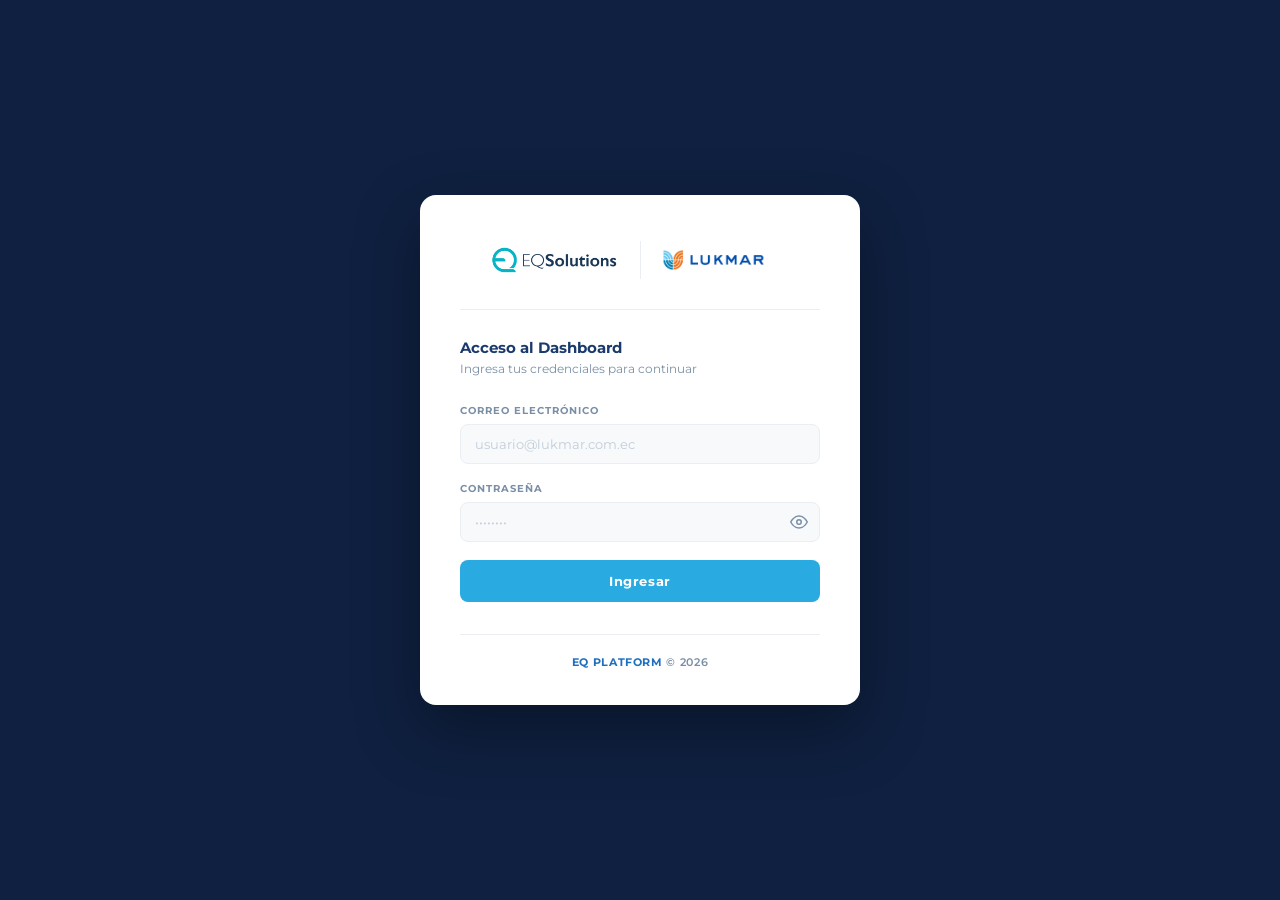
<file: index.html>
<!DOCTYPE html>
<html lang="es">
<head>
<meta charset="UTF-8">
<meta name="viewport" content="width=device-width, initial-scale=1.0">
<script src="js/version-guard.js?v=1"></script>
<link rel="icon" type="image/png" href="apple-touch-icon-lukmar.png">
<link rel="apple-touch-icon" href="apple-touch-icon-lukmar.png">
<title>Dashboard Costos Piscinas · LUKMAR S.A.</title>
<link rel="preconnect" href="https://fonts.googleapis.com">
<link href="https://fonts.googleapis.com/css2?family=Montserrat:wght@400;500;600;700&display=swap" rel="stylesheet">
<style>
  :root {
    --azul-oscuro: #1A3A6B; --azul-medio: #1E6FBF; --azul-claro: #29ABE2;
    --naranja: #F47920; --blanco: #FFFFFF; --fondo-page: #0F2040;
    --gris-1: #EAEEF3; --gris-2: #C2CDD9; --gris-3: #7A8FA6;
    --error-bg: #FEF0EC; --error-borde: #F47920; --error-texto: #8B3A0F; --r: 12px;
  }
  * { box-sizing: border-box; margin: 0; padding: 0; }
  body { font-family: 'Montserrat', sans-serif; background: var(--fondo-page); min-height: 100vh; display: flex; align-items: center; justify-content: center; padding: 1.5rem; }
  .card { background: var(--blanco); border-radius: 16px; padding: 2.75rem 2.5rem 2.25rem; width: 100%; max-width: 440px; box-shadow: 0 24px 64px rgba(0,0,0,0.35); }
  .logo-wrap { display: flex; align-items: center; justify-content: center; margin-bottom: 1.75rem; }
  .logo-cell { flex: 1 1 0; display: flex; align-items: center; min-width: 0; }
  .logo-cell-left  { justify-content: flex-end;  padding-right: 20px; }
  .logo-cell-right { justify-content: flex-start; padding-left: 20px; }
  .logo-wrap img { width: auto; display: block; }
  .logo-eq  { height: 30px; }   /* EQ es más alargado y sin margen interno */
  .logo-lkm { height: 42px; }   /* LUKMAR tiene padding interno: va más alto */
  .logo-sep { width: 1px; height: 38px; background: var(--gris-1); display: block; flex-shrink: 0; }
  .divider { border: none; border-top: 1px solid var(--gris-1); margin: 0 0 1.75rem; }
  .form-title { font-size: 15px; font-weight: 700; color: var(--azul-oscuro); margin-bottom: 4px; }
  .form-sub { font-size: 12px; color: var(--gris-3); margin-bottom: 1.75rem; }
  .campo { margin-bottom: 1.1rem; }
  .campo label { display: block; font-size: 10px; font-weight: 700; color: var(--gris-3); letter-spacing: 0.1em; text-transform: uppercase; margin-bottom: 7px; }
  .campo input { width: 100%; padding: 11px 14px; border: 1.5px solid var(--gris-1); border-radius: 8px; font-family: 'Montserrat', sans-serif; font-size: 13px; color: var(--azul-oscuro); background: #F7F9FB; transition: border-color 0.15s, background 0.15s; outline: none; }
  .campo input:focus { border-color: var(--azul-claro); background: var(--blanco); }
  .campo input::placeholder { color: var(--gris-2); }
  .pass-wrap { position: relative; }
  .pass-wrap input { padding-right: 42px; }
  .ojo-btn { position: absolute; right: 12px; top: 50%; transform: translateY(-50%); background: none; border: none; cursor: pointer; padding: 0; display: flex; align-items: center; color: var(--gris-3); }
  .ojo-btn:hover { color: var(--azul-claro); }
  .btn-login { width: 100%; padding: 13px; background: var(--azul-claro); color: white; border: none; border-radius: 8px; font-family: 'Montserrat', sans-serif; font-size: 13px; font-weight: 700; letter-spacing: 0.04em; cursor: pointer; transition: background 0.15s; margin-top: 0.5rem; display: flex; align-items: center; justify-content: center; gap: 8px; }
  .btn-login:hover { background: var(--azul-medio); }
  .btn-login:disabled { background: var(--gris-2); cursor: not-allowed; }
  .spinner { width: 15px; height: 15px; border: 2px solid rgba(255,255,255,0.4); border-top-color: white; border-radius: 50%; animation: spin 0.7s linear infinite; display: none; }
  @keyframes spin { to { transform: rotate(360deg); } }
  .msg-error { background: var(--error-bg); border-left: 3px solid var(--error-borde); color: var(--error-texto); font-size: 12px; font-weight: 500; padding: 10px 14px; border-radius: 0 8px 8px 0; margin-top: 1rem; display: none; line-height: 1.5; }
  .msg-error.visible { display: block; }
  .card-footer { margin-top: 2rem; padding-top: 1.25rem; border-top: 1px solid var(--gris-1); text-align: center; }
</style>
</head>
<body>
<div class="card">
  <div class="logo-wrap">
    <div class="logo-cell logo-cell-left">
      <img src="Logo_EQ_Horizontal.png" alt="EQSolutions" class="logo-eq">
    </div>
    <span class="logo-sep"></span>
    <div class="logo-cell logo-cell-right">
      <img src="Logo_Horizontal_Lukmar.png" alt="LUKMAR S.A." class="logo-lkm">
    </div>
  </div>
  <hr class="divider">
  <div class="form-title">Acceso al Dashboard</div>
  <div class="form-sub">Ingresa tus credenciales para continuar</div>
  <div class="campo">
    <label>Correo electrónico</label>
    <input type="email" id="email" placeholder="usuario@lukmar.com.ec" autocomplete="email">
  </div>
  <div class="campo">
    <label>Contraseña</label>
    <div class="pass-wrap">
      <input type="password" id="password" placeholder="••••••••" autocomplete="current-password">
      <button class="ojo-btn" type="button" id="ojo-btn">
        <svg id="ojo-icon" width="18" height="18" viewBox="0 0 24 24" fill="none" stroke="currentColor" stroke-width="2" stroke-linecap="round" stroke-linejoin="round">
          <path d="M1 12s4-8 11-8 11 8 11 8-4 8-11 8-11-8-11-8z"/>
          <circle cx="12" cy="12" r="3"/>
        </svg>
      </button>
    </div>
  </div>
  <button class="btn-login" id="btn-login">
    <span id="btn-texto">Ingresar</span>
    <div class="spinner" id="spinner"></div>
  </button>
  <div class="msg-error" id="msg-error">Credenciales incorrectas o sin acceso. Contacte al administrador.</div>
  <div class="card-footer">
    <div style="font-size:11px;font-weight:700;letter-spacing:0.06em;color:var(--azul-medio)">EQ PLATFORM <span style="color:var(--gris-3);font-weight:600">© 2026</span></div>
  </div>
</div>

<script src="js/vendor/supabase.min.js?v=2026.11.06.1"></script>
<script src="js/config.js?v=2026.11.06.1"></script>
<script src="js/estado-servicio.js?v=2026.11.06.1"></script>
<script>
  let _sb = null;

  function mostrarErrorLogin(error) {
    const msgErr = document.getElementById('msg-error');
    console.error('[login]', error);
    // mensajeErrorServicio (js/estado-servicio.js) traduce 402 / credenciales / red a texto claro.
    const texto = (typeof mensajeErrorServicio === 'function')
      ? mensajeErrorServicio(error)
      : (error?.message || String(error));
    msgErr.textContent = texto || 'No se pudo iniciar la aplicación.';
    msgErr.classList.add('visible');
  }

  async function obtenerCliente() {
    await window.APP_BUILD_READY;
    if (!_sb) _sb = getSupabaseClient();
    return _sb;
  }

  // Ojo contraseña
  document.getElementById('ojo-btn').addEventListener('click', function() {
    const input = document.getElementById('password');
    const icon  = document.getElementById('ojo-icon');
    if (input.type === 'password') {
      input.type = 'text';
      icon.innerHTML = '<path d="M17.94 17.94A10.07 10.07 0 0 1 12 20c-7 0-11-8-11-8a18.45 18.45 0 0 1 5.06-5.94"/><path d="M9.9 4.24A9.12 9.12 0 0 1 12 4c7 0 11 8 11 8a18.5 18.5 0 0 1-2.16 3.19"/><line x1="1" y1="1" x2="23" y2="23"/>';
    } else {
      input.type = 'password';
      icon.innerHTML = '<path d="M1 12s4-8 11-8 11 8 11 8-4 8-11 8-11-8-11-8z"/><circle cx="12" cy="12" r="3"/>';
    }
  });

  // Botón ingresar
  document.getElementById('btn-login').addEventListener('click', iniciarSesion);
  document.addEventListener('keydown', function(e) { if (e.key === 'Enter') iniciarSesion(); });

  async function iniciarSesion() {
    const email   = document.getElementById('email').value.trim();
    const password= document.getElementById('password').value;
    const btn     = document.getElementById('btn-login');
    const spinner = document.getElementById('spinner');
    const texto   = document.getElementById('btn-texto');
    const msgErr  = document.getElementById('msg-error');

    if (!email || !password) {
      msgErr.textContent = 'Ingrese correo y contraseña.';
      msgErr.classList.add('visible');
      return;
    }
    btn.disabled = true;
    spinner.style.display = 'block';
    texto.textContent = 'Verificando…';
    msgErr.classList.remove('visible');

    try {
      const sb = await obtenerCliente();
      const { data, error } = await sb.auth.signInWithPassword({ email, password });
      if (error) throw error;

      await restaurarPerfilUsuario(sb, data.user);

      navigateWithBuild('pages/dashboard.html');

    } catch (err) {
      mostrarErrorLogin(err);
      btn.disabled = false;
      spinner.style.display = 'none';
      texto.textContent = 'Ingresar';
    }
  }

  // Si ya hay sesión activa redirigir
  (async () => {
    try {
      const sb = await obtenerCliente();
      const { data, error } = await sb.auth.getSession();
      if (error) throw error;
      if (data.session) {
        await restaurarPerfilUsuario(sb, data.session.user);
        navigateWithBuild('pages/dashboard.html');
      }
    } catch (error) {
      mostrarErrorLogin(error);
    }
  })();
</script>
</body>
</html>
</file>
<file: css/main.css>
/* ============================================================
   Dashboard Costos Piscinas — LUKMAR S.A.
   CSS compartido · Sprint 2
   ============================================================ */

:root {
  --azul-oscuro: #1A3A6B;
  --azul-medio:  #1E6FBF;
  --azul-claro:  #29ABE2;
  --naranja:     #F47920;
  --blanco:      #FFFFFF;
  --fondo:       #F0F4F8;
  --gris-1:      #E8EDF3;
  --gris-2:      #C2CDD9;
  --gris-3:      #7A8FA6;
  --verde:       #27AE60;
  --verde-l:     #E8F8F2;
  --rojo:        #C0392B;
  --rojo-l:      #FDECEA;
  --amarillo:    #F39C12;
  --amarillo-l:  #FEF9EC;
  --sidebar-w:   264px;
  --topbar-h:    56px;
  /* Fondo de marca (drawer + cabecera) — teal "ocean" Lukmar
     (valores exactos de eq-platform web-ops · AdminDrawer.tsx) */
  --brand-1: #015D85;   /* tono cabecera + anclas del drawer */
  --brand-2: #017EB1;   /* tono central del drawer (más brillante) */
  --brand-grad: linear-gradient(180deg, #015D85 0%, #017EB1 50%, #015D85 100%);
  --r:           8px;
  --r-lg:        12px;
}

* { box-sizing: border-box; margin: 0; padding: 0; }

body {
  font-family: 'Montserrat', sans-serif;
  background: var(--fondo);
  color: var(--azul-oscuro);
  font-size: 13px;
}

/* ---- Layout principal ---- */
/* El sidebar es position:fixed, por eso NO usamos grid (reservaba una
   columna de 224px) además del margin-left de .main: eso generaba el
   espacio vacío entre el sidebar y el contenido. Con block + margin-left
   el contenido arranca justo después del sidebar. */
.layout {
  display: block;
  min-height: 100vh;
  max-width: 100vw;
  overflow-x: hidden;
}

/* ============================================================
   SIDEBAR
   ============================================================ */
/* Drawer: oculto por defecto, se superpone al contenido al abrir
   (no reserva espacio estático). */
.sidebar {
  background: var(--brand-grad);
  display: flex;
  flex-direction: column;
  position: fixed;
  top: 0; left: 0;
  width: var(--sidebar-w);
  height: 100vh;
  overflow: hidden;
  z-index: 120;
  transform: translateX(-100%);
  transition: transform 0.26s cubic-bezier(0.4, 0, 0.2, 1);
}
.sidebar.open {
  transform: translateX(0);
  box-shadow: 0 12px 48px rgba(8, 20, 40, 0.45);
}

/* Fondo oscurecido detrás del drawer */
.sidebar-backdrop {
  position: fixed;
  inset: 0;
  z-index: 110;
  background: rgba(4, 54, 91, 0.45);
  -webkit-backdrop-filter: blur(2px);
  backdrop-filter: blur(2px);
  opacity: 0;
  pointer-events: none;
  transition: opacity 0.26s ease;
}
.sidebar-backdrop.open { opacity: 1; pointer-events: auto; }
body.drawer-open { overflow: hidden; }

/* Botón hamburguesa (inyectado en la topbar) */
.sidebar-toggle {
  background: transparent;
  border: none;
  cursor: pointer;
  color: var(--azul-oscuro);
  width: 38px; height: 38px;
  border-radius: 9px;
  display: flex; align-items: center; justify-content: center;
  flex-shrink: 0;
  transition: background 0.15s;
}
.sidebar-toggle:hover { background: var(--gris-1); }
.sidebar-toggle svg { width: 20px; height: 20px; }

/* Cabecera del drawer: logo + botón cerrar */
.sidebar-head {
  display: flex;
  align-items: center;
  justify-content: space-between;
  gap: 8px;
  padding: 1rem 0.9rem 0.75rem 1.25rem;
  border-bottom: 1px solid rgba(255,255,255,0.08);
  flex-shrink: 0;
}
.sidebar-close {
  background: rgba(255,255,255,0.08);
  border: none;
  color: rgba(255,255,255,0.7);
  width: 30px; height: 30px;
  border-radius: 50%;
  cursor: pointer;
  display: flex; align-items: center; justify-content: center;
  flex-shrink: 0;
  transition: background 0.15s, color 0.15s;
}
.sidebar-close:hover { background: rgba(255,255,255,0.18); color: #fff; }
.sidebar-close svg { width: 16px; height: 16px; }

.sidebar-nav {
  flex: 1;
  display: flex;
  flex-direction: column;
  overflow-y: auto;
}

.sidebar-logo {
  display: flex;
  align-items: center;
  gap: 10px;
  min-width: 0;
}
.sidebar-logo img {
  height: 28px;
  width: auto;
  filter: brightness(0) invert(1);
  opacity: 0.9;
}
.sidebar-sub {
  font-size: 9px;
  color: rgba(255,255,255,0.38);
  letter-spacing: 0.05em;
  margin-top: 1px;
  line-height: 1;
}

.nav-section {
  font-size: 9px;
  font-weight: 600;
  color: rgba(255,255,255,0.28);
  letter-spacing: 0.1em;
  text-transform: uppercase;
  padding: 0.875rem 1.25rem 0.2rem;
}

.nav-item {
  display: flex;
  align-items: center;
  gap: 11px;
  margin: 1px 0.6rem;
  padding: 0.4rem 0.6rem;
  border-radius: 10px;
  font-size: 13px;
  font-weight: 500;
  color: rgba(255,255,255,0.66);
  text-decoration: none;
  transition: background 0.15s, color 0.15s;
  cursor: pointer;
}
.nav-item:hover { color: #fff; background: rgba(255,255,255,0.07); }
.nav-item.active { color: #fff; background: rgba(244,121,32,0.16); }

/* Chip redondeado detrás de cada ícono */
.nav-ico {
  width: 34px; height: 34px;
  border-radius: 9px;
  background: rgba(255,255,255,0.07);
  display: flex; align-items: center; justify-content: center;
  flex-shrink: 0;
  transition: background 0.15s;
}
.nav-item:hover .nav-ico { background: rgba(255,255,255,0.12); }
.nav-item.active .nav-ico { background: var(--naranja); }
.nav-ico svg { width: 18px; height: 18px; color: rgba(255,255,255,0.85); }
.nav-item.active .nav-ico svg { color: #fff; }
.nav-label { line-height: 1.2; }

.nav-badge {
  margin-left: auto;
  background: var(--naranja);
  color: white;
  font-size: 9px;
  font-weight: 700;
  padding: 2px 6px;
  border-radius: 99px;
}

.sidebar-footer {
  margin-top: auto;
  padding: 1rem 1.25rem;
  border-top: 1px solid rgba(255,255,255,0.08);
  flex-shrink: 0;
}
.user-chip { display: flex; align-items: center; gap: 8px; }
.user-avatar {
  width: 30px; height: 30px;
  background: var(--azul-claro);
  border-radius: 50%;
  display: flex; align-items: center; justify-content: center;
  font-size: 11px; font-weight: 700; color: white; flex-shrink: 0;
}
.user-name { font-size: 11px; color: white; font-weight: 600; white-space: nowrap; overflow: hidden; text-overflow: ellipsis; }
.user-rol  { font-size: 10px; color: rgba(255,255,255,0.38); }
.btn-salir {
  font-size: 11px; color: rgba(255,255,255,0.45);
  background: none; border: none; cursor: pointer;
  margin-top: 10px; padding: 8px 10px; width: 100%;
  display: flex; align-items: center; gap: 8px;
  border-radius: 8px;
  font-family: 'Montserrat', sans-serif;
  transition: background 0.15s, color 0.15s;
}
.btn-salir:hover { color: #fff; background: rgba(255,255,255,0.07); }
.btn-salir svg { width: 15px; height: 15px; flex-shrink: 0; }

/* ============================================================
   MAIN CONTENT
   ============================================================ */
.main {
  margin-left: 0;
  display: flex;
  flex-direction: column;
  min-height: 100vh;
  width: 100%;
  min-width: 0;
}

.topbar {
  background: var(--brand-1);
  border-bottom: 1px solid rgba(255,255,255,0.10);
  padding: 0 1.5rem;
  min-height: var(--topbar-h);
  display: flex;
  align-items: center;
  justify-content: space-between;
  position: sticky;
  top: 0;
  z-index: 40;
  width: 100%;
}
/* Grupo izquierdo de la cabecera: logo EQ + título */
.topbar-brand { display: flex; align-items: center; gap: 12px; min-width: 0; }
.topbar-logo {
  height: 34px; width: 34px; border-radius: 8px;
  display: block; flex-shrink: 0;
}
.topbar-left {}
.topbar-title { font-size: 14px; font-weight: 700; color: #fff; }
.topbar-sub   { font-size: 11px; color: rgba(255,255,255,0.72); margin-top: 1px; font-weight: 400; }
.topbar-right { display: flex; gap: 8px; align-items: center; }

/* Cabecera azul: hamburguesa y botones legibles sobre el fondo */
.topbar .sidebar-toggle { color: #fff; }
.topbar .sidebar-toggle:hover { background: rgba(255,255,255,0.14); }
.topbar .btn { background: rgba(255,255,255,0.12); color: #fff; border-color: rgba(255,255,255,0.28); }
.topbar .btn:hover { background: rgba(255,255,255,0.22); color: #fff; border-color: rgba(255,255,255,0.45); }
.topbar .btn-primary { background: var(--naranja); color: #fff; border-color: var(--naranja); }
.topbar .btn-primary:hover { background: #e06a12; border-color: #e06a12; color: #fff; }

.content { padding: 1.25rem 1.5rem; flex: 1; min-width: 0; }

/* ---- Footer de plataforma (EQ) ---- */
.app-footer {
  margin-top: auto;            /* empuja el footer al fondo de .main */
  background: var(--blanco);
  border-top: 1px solid var(--gris-1);
  padding: 0.7rem 1.5rem;
  display: flex;
  align-items: center;
  position: relative;
  min-height: 48px;
}
.app-footer img { height: 22px; width: auto; display: block; }
.app-footer .footer-center {
  position: absolute;
  left: 50%;
  transform: translateX(-50%);
  font-size: 11px;
  font-weight: 700;
  letter-spacing: 0.06em;
  color: var(--azul-medio);
  white-space: nowrap;
}
.app-footer .footer-center span { color: var(--gris-3); font-weight: 600; }

/* ============================================================
   BOTONES
   ============================================================ */
.btn {
  display: inline-flex; align-items: center; gap: 6px;
  padding: 7px 14px;
  border: 1.5px solid var(--gris-2);
  background: var(--blanco);
  color: var(--azul-oscuro);
  border-radius: var(--r);
  font-family: 'Montserrat', sans-serif;
  font-size: 11px; font-weight: 600;
  letter-spacing: 0.03em;
  cursor: pointer; transition: all 0.15s;
  text-decoration: none;
}
.btn:hover { border-color: var(--azul-claro); color: var(--azul-claro); }
.btn-primary { background: var(--azul-medio); color: white; border-color: var(--azul-medio); }
.btn-primary:hover { background: var(--azul-oscuro); border-color: var(--azul-oscuro); color: white; }
.btn-success { background: var(--verde); color: white; border-color: var(--verde); }
.btn-success:hover { opacity: 0.88; }
.btn-danger  { background: var(--rojo-l); color: var(--rojo); border-color: var(--rojo); }
.btn svg { width: 13px; height: 13px; flex-shrink: 0; }
.btn:disabled { opacity: 0.5; cursor: not-allowed; }

/* ============================================================
   KPI CARDS
   ============================================================ */
.kpi-grid { display: grid; grid-template-columns: repeat(4, minmax(0,1fr)); gap: 1rem; margin-bottom: 1.5rem; }
.kpi-grid-3 { grid-template-columns: repeat(3, minmax(0,1fr)); }

.kpi-card {
  background: var(--blanco);
  border: 1px solid var(--gris-1);
  border-radius: var(--r-lg);
  padding: 1rem 1.25rem;
  border-top: 3px solid var(--gris-1);
}
.kpi-card.c-azul   { border-top-color: var(--azul-claro); }
.kpi-card.c-naranja { border-top-color: var(--naranja); }
.kpi-card.c-verde  { border-top-color: var(--verde); }
.kpi-card.c-rojo   { border-top-color: var(--rojo); }
.kpi-card.c-amarillo { border-top-color: var(--amarillo); }

.kpi-label { font-size: 10px; font-weight: 700; color: var(--gris-3); text-transform: uppercase; letter-spacing: 0.06em; margin-bottom: 6px; }
.kpi-val   { font-size: 1.6rem; font-weight: 700; color: var(--azul-oscuro); line-height: 1; }
.kpi-sub   { font-size: 10px; color: var(--gris-3); margin-top: 5px; }

.kpi-card.c-azul    .kpi-val { color: var(--azul-claro); }
.kpi-card.c-naranja .kpi-val { color: var(--naranja); }
.kpi-card.c-verde   .kpi-val { color: var(--verde); }
.kpi-card.c-rojo    .kpi-val { color: var(--rojo); }
.kpi-card.c-amarillo .kpi-val { color: var(--amarillo); }

/* ============================================================
   TABLA
   ============================================================ */
.tabla-card {
  background: var(--blanco);
  border: 1px solid var(--gris-1);
  border-radius: var(--r-lg);
  overflow: hidden;
}
.tabla-header {
  padding: 0.875rem 1.25rem;
  border-bottom: 1px solid var(--gris-1);
  display: flex; align-items: center; justify-content: space-between;
}
.tabla-title { font-size: 13px; font-weight: 700; color: var(--azul-oscuro); }
.tabla-sub   { font-size: 11px; color: var(--gris-3); margin-top: 2px; }

table { width: 100%; border-collapse: collapse; }
thead th {
  text-align: left; font-size: 10px; font-weight: 700;
  color: var(--gris-3); letter-spacing: 0.06em; text-transform: uppercase;
  padding: 0.7rem 1rem; border-bottom: 2px solid var(--gris-1);
  background: var(--fondo); white-space: nowrap;
}
thead th.right { text-align: right; }
tbody tr { border-bottom: 1px solid var(--gris-1); transition: background 0.1s; }
tbody tr:last-child { border-bottom: none; }
tbody tr:hover { background: #F5F8FC; }
td { padding: 0.65rem 1rem; vertical-align: middle; }
td.right { text-align: right; }
td.mono  { font-family: monospace; font-weight: 700; font-size: 13px; }

/* ============================================================
   BADGES / SEMÁFORO
   ============================================================ */
.badge { display: inline-flex; align-items: center; gap: 4px; padding: 3px 9px; border-radius: 99px; font-size: 10px; font-weight: 700; letter-spacing: 0.03em; }
.badge-verde    { background: var(--verde-l);   color: #1A7A4A; }
.badge-amarillo { background: var(--amarillo-l); color: #7D5A0B; }
.badge-rojo     { background: var(--rojo-l);    color: #922B21; }
.badge-azul     { background: #E5F3FC;           color: #0D5E8A; }
.badge-gris     { background: var(--gris-1);    color: var(--gris-3); }
.badge-dot { width: 5px; height: 5px; border-radius: 50%; background: currentColor; }

/* ============================================================
   PANEL / CARD GENÉRICO
   ============================================================ */
.panel {
  background: var(--blanco);
  border: 1px solid var(--gris-1);
  border-radius: var(--r-lg);
  overflow: hidden;
  margin-bottom: 1.25rem;
}
.panel-header {
  padding: 0.875rem 1.25rem;
  border-bottom: 1px solid var(--gris-1);
  display: flex; align-items: center; justify-content: space-between;
}
.panel-title { font-size: 13px; font-weight: 700; color: var(--azul-oscuro); }
.panel-sub   { font-size: 11px; color: var(--gris-3); margin-top: 1px; }
.panel-body  { padding: 1rem 1.25rem; }

/* ============================================================
   TOAST
   ============================================================ */
.toast {
  position: fixed; bottom: 1.5rem; right: 1.5rem;
  background: var(--azul-oscuro); color: white;
  padding: 10px 18px; border-radius: var(--r);
  font-size: 12px; font-weight: 500;
  z-index: 200; transform: translateY(80px); opacity: 0;
  transition: all 0.25s; border-left: 3px solid var(--azul-claro);
  max-width: 320px; line-height: 1.4;
}
.toast.visible  { transform: translateY(0); opacity: 1; }
.toast.success  { border-left-color: var(--verde); }
.toast.error    { border-left-color: var(--rojo); }
.toast.warning  { border-left-color: var(--naranja); }

/* ============================================================
   EMPTY STATE
   ============================================================ */
.empty-state {
  padding: 3rem 1.5rem;
  text-align: center;
  color: var(--gris-3);
}
.empty-state svg { width: 40px; height: 40px; margin: 0 auto 1rem; display: block; opacity: 0.4; }
.empty-state p { font-size: 13px; }

/* ============================================================
   FILTROS BAR
   ============================================================ */
.filtros-bar {
  background: var(--blanco); border: 1px solid var(--gris-1);
  border-radius: var(--r); padding: 0.75rem 1.25rem;
  display: flex; align-items: center; gap: 1rem;
  margin-bottom: 1rem; flex-wrap: wrap;
}
.filtros-bar input[type="text"],
.filtros-bar input[type="date"],
.filtros-bar select {
  padding: 6px 10px; border: 1.5px solid var(--gris-1);
  border-radius: var(--r); font-family: 'Montserrat', sans-serif;
  font-size: 12px; color: var(--azul-oscuro); background: var(--blanco);
  outline: none; min-width: 140px;
}
.filtros-bar input:focus,
.filtros-bar select:focus { border-color: var(--azul-claro); }
.filtros-bar input[type="text"] { flex: 1; min-width: 180px; }

/* ============================================================
   DRAG & DROP UPLOAD
   ============================================================ */
.drop-zone {
  border: 2px dashed var(--gris-2);
  border-radius: var(--r-lg);
  padding: 2.5rem 1.5rem;
  text-align: center;
  cursor: pointer;
  transition: all 0.2s;
  background: var(--fondo);
}
.drop-zone:hover,
.drop-zone.drag-over {
  border-color: var(--azul-claro);
  background: #EBF5FC;
}
.drop-zone svg { width: 36px; height: 36px; color: var(--gris-2); margin: 0 auto 0.75rem; display: block; }
.drop-zone.drag-over svg { color: var(--azul-claro); }
.drop-zone p { font-size: 13px; color: var(--gris-3); line-height: 1.5; }
.drop-zone strong { color: var(--azul-claro); }

/* ============================================================
   PROGRESS BAR
   ============================================================ */
.progress-wrap { background: var(--gris-1); border-radius: 99px; height: 6px; overflow: hidden; margin: 0.5rem 0; }
.progress-bar  { height: 100%; border-radius: 99px; background: var(--azul-claro); transition: width 0.3s; }
.progress-bar.success { background: var(--verde); }
.progress-bar.error   { background: var(--rojo); }

/* ============================================================
   ORDENAMIENTO DE TABLA
   ============================================================ */
thead th.sortable {
  cursor: pointer;
  user-select: none;
  white-space: nowrap;
}
thead th.sortable:hover { color: var(--azul-claro); background: #EBF5FC; }
.sort-icon { font-size: 10px; color: var(--gris-2); margin-left: 4px; }
thead th.sortable:hover .sort-icon { color: var(--azul-claro); }

/* Badge naranja para precría */
.badge-naranja { background: #FEF0EC; color: #8B3A0F; }

/* ---- Módulos switcher ------------------------------------ */
.modulos-switcher {
  padding: 0.5rem 0.75rem;
  border-bottom: 1px solid rgba(255,255,255,0.08);
  display: flex;
  flex-direction: column;
  gap: 2px;
}
.modulo-btn {
  display: flex;
  align-items: center;
  gap: 8px;
  padding: 7px 10px;
  border: none;
  border-radius: 6px;
  background: transparent;
  color: rgba(255,255,255,0.55);
  font-family: 'Montserrat', sans-serif;
  font-size: 11px;
  font-weight: 600;
  cursor: pointer;
  text-align: left;
  transition: all 0.15s;
  position: relative;
  width: 100%;
}
.modulo-btn svg { width:14px; height:14px; flex-shrink:0; }
.modulo-btn span { flex:1; }
.modulo-btn:hover { background: rgba(255,255,255,0.08); color: white; }
.modulo-btn.activo {
  background: rgba(255,255,255,0.12);
  color: white;
  border-left: 3px solid #F0D2AF;
}
.modulo-btn.proximamente { cursor: default; opacity: 0.5; }
.modulo-btn.proximamente:hover { background: transparent; color: rgba(255,255,255,0.55); }
.prox-badge {
  font-size: 8px;
  font-weight: 700;
  background: rgba(255,255,255,0.12);
  color: rgba(255,255,255,0.6);
  padding: 2px 5px;
  border-radius: 99px;
  text-transform: uppercase;
  letter-spacing: 0.05em;
}

/* ---- Role badge ------------------------------------------ */
.rol-badge {
  display: inline-flex;
  align-items: center;
  gap: 4px;
  padding: 2px 8px;
  border-radius: 99px;
  font-size: 10px;
  font-weight: 700;
  text-transform: uppercase;
  letter-spacing: 0.04em;
}
.rol-admin    { background: #EBF5FB; color: #1A3A6B; }
.rol-contador { background: #EAF6EE; color: #1E8449; }
.rol-gerente  { background: #FEF9E7; color: #B7770D; }

/* ---- Estado usuario -------------------------------------- */
.estado-badge {
  display: inline-flex;
  align-items: center;
  gap: 4px;
  padding: 2px 8px;
  border-radius: 99px;
  font-size: 10px;
  font-weight: 700;
}
.estado-activo   { background: #EAF6EE; color: #1E8449; }
.estado-inactivo { background: #FDECEA; color: #922B21; }
</file>
